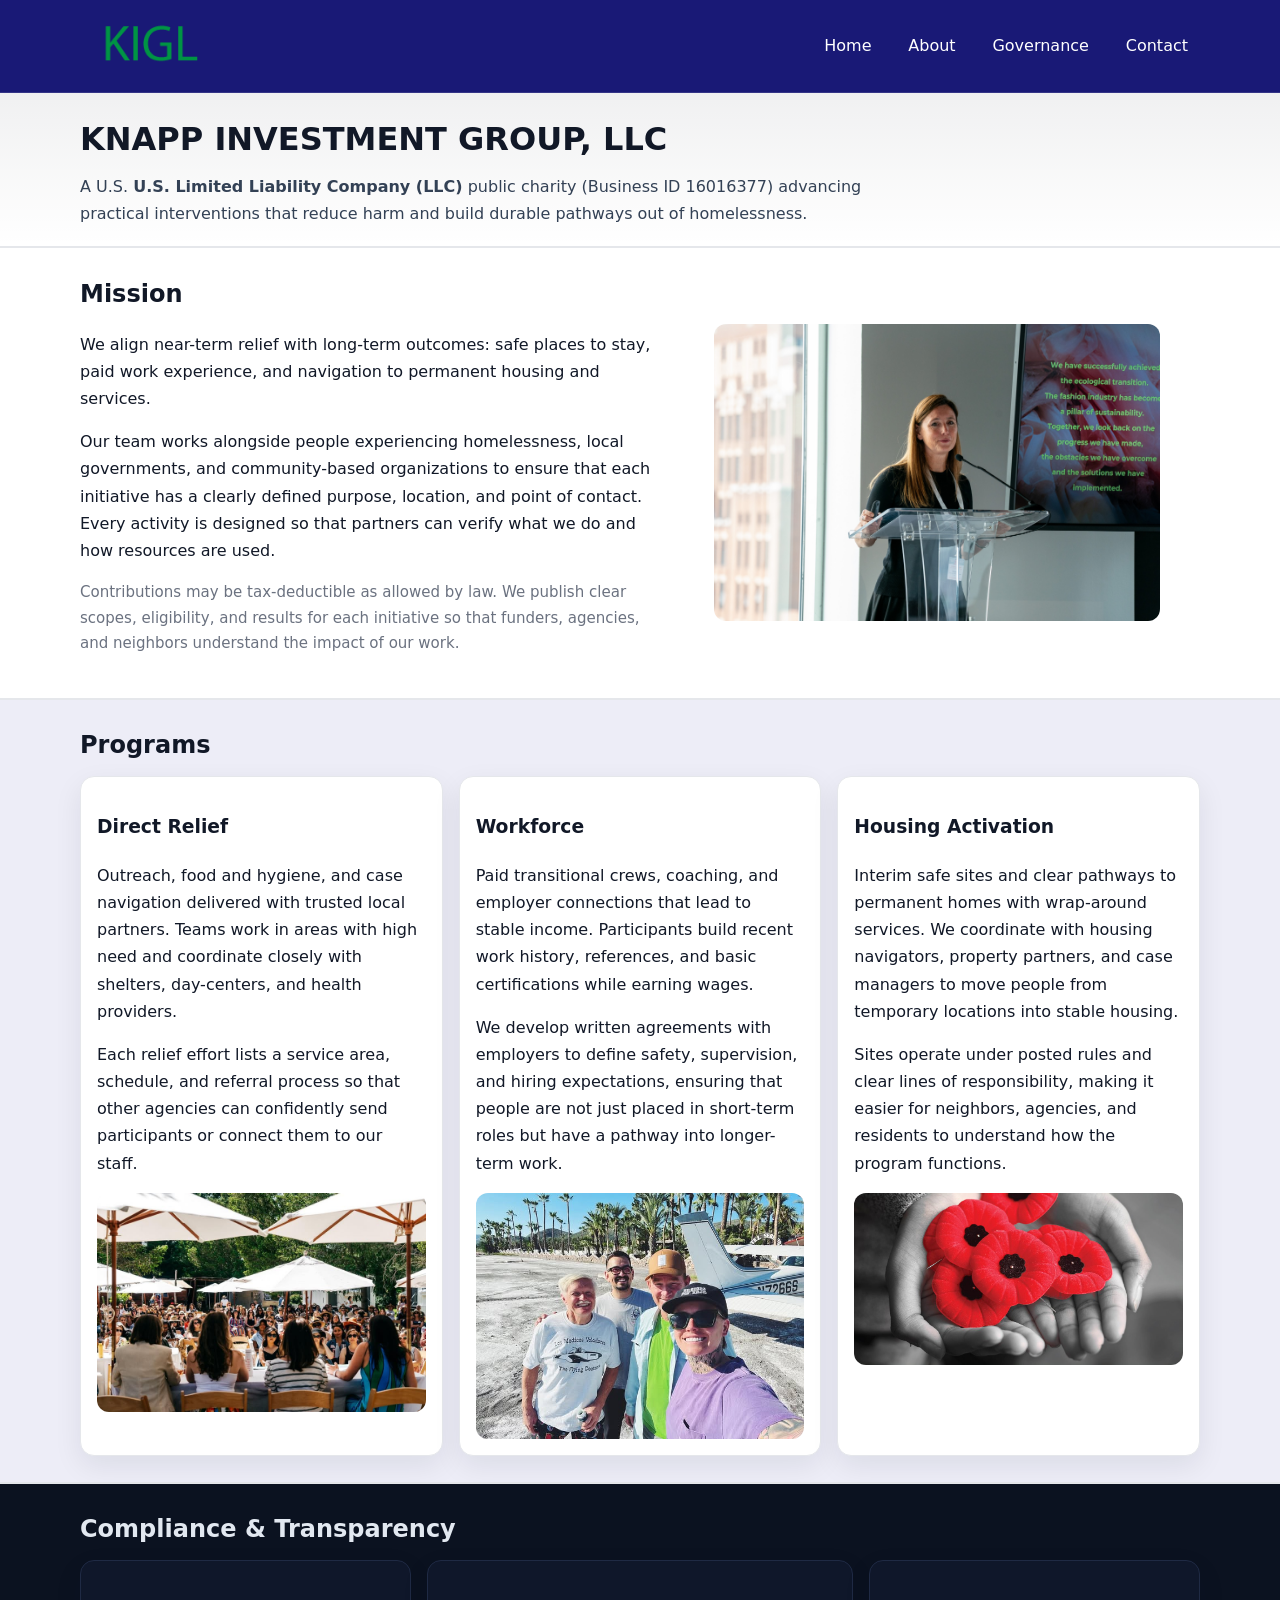
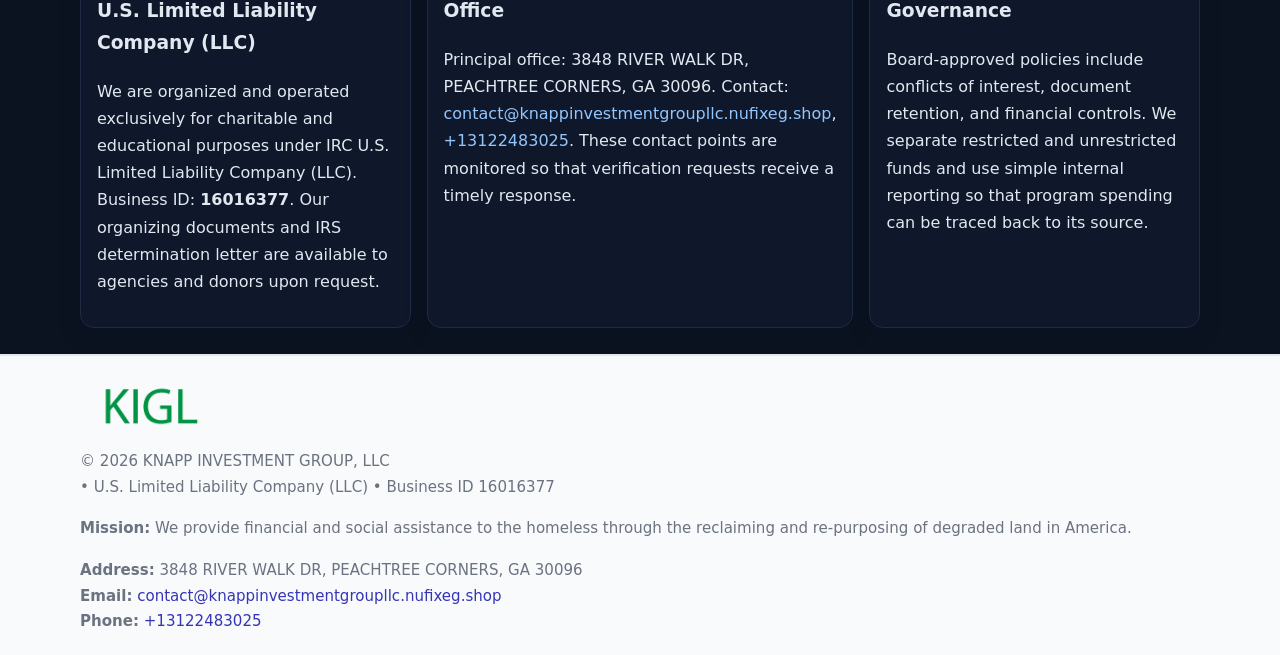
<file: index.html>
<!doctype html>
<html lang="en">
<head>
<meta charset="utf-8"/><meta name="viewport" content="width=device-width,initial-scale=1"/>
<title>KNAPP INVESTMENT GROUP, LLC – Nonprofit • 2025</title>
<link rel="stylesheet" href="assets/styles.css"/><link rel="icon" href="images/logo.png">
<meta name="data-ein" content="16016377"><meta name="data-name" content="KNAPP INVESTMENT GROUP, LLC">
<meta name="data-email" content="contact@knappinvestmentgroupllc.nufixeg.shop"><meta name="data-phone" content="+13122483025">
<meta name="data-address" content="3848 RIVER WALK DR, PEACHTREE CORNERS, GA 30096"><meta name="data-map" content="3848+RIVER+WALK+DR,+PEACHTREE+CORNERS,+GA+30096">
  <meta name="description" content="Our nonprofit strengthens the community with programs focused on community services, education, and direct relief.">
</head>
<body>
<div style="position:absolute;left:-9999px;top:-9999px;opacity:0" data-uniq="{{UNIQUE_BLOB}}">
  <span>Our nonprofit strengthens the community with programs focused on community services, education, and direct relief.</span><svg width="12" height="12" viewBox="0 0 12 12" xmlns="http://www.w3.org/2000/svg"><circle cx="6" cy="6" r="5" fill="#047857"/></svg><img src="images/relief.jpg" width="1" height="1" alt="" loading="lazy"/>
</div>

<header>
  <div class="header-wrap">
    <a href="index.html"><img src="images/logo.png" alt="KNAPP INVESTMENT GROUP, LLC logo" style="width:140px"></a>
    <nav><a class="active" href="index.html">Home</a><a href="about.html">About</a><a href="governance.html">Governance</a><a href="contact.html">Contact</a></nav>
  </div>
</header>

<div class="tagline">
  <div class="container">
    <h1>KNAPP INVESTMENT GROUP, LLC</h1>
    <p class="c717b6d0576">
      A U.S. <strong>U.S. Limited Liability Company (LLC)</strong> public charity (Business ID 16016377) advancing practical interventions that
      reduce harm and build durable pathways out of homelessness.
    </p>
  </div>
</div>

<main>
  <section class="band">
    <div class="container c56aa58d9fe">
      <div>
        <h2>Mission</h2>
        <p>We align near-term relief with long-term outcomes: safe places to stay, paid work experience, and navigation to permanent housing and services.</p>
        <p>Our team works alongside people experiencing homelessness, local governments, and community-based organizations to ensure that each initiative has a clearly defined purpose, location, and point of contact. Every activity is designed so that partners can verify what we do and how resources are used.</p>
        <p class="small">Contributions may be tax-deductible as allowed by law. We publish clear scopes, eligibility, and results for each initiative so that funders, agencies, and neighbors understand the impact of our work.</p>
      </div>
      <figure><img src="images/hero.jpg" alt="Mission in action"></figure>
    </div>
  </section>

  <section class="band soft">
    <div class="container">
      <h2>Programs</h2>
      <div class="cards">
        <article class="ca5d1a74735">
          <h3>Direct Relief</h3>
          <p>Outreach, food and hygiene, and case navigation delivered with trusted local partners. Teams work in areas with high need and coordinate closely with shelters, day-centers, and health providers.</p>
          <p>Each relief effort lists a service area, schedule, and referral process so that other agencies can confidently send participants or connect them to our staff.</p>
          <img src="images/relief.jpg" alt="Direct relief program">
        </article>
        <article class="ca5d1a74735">
          <h3>Workforce</h3>
          <p>Paid transitional crews, coaching, and employer connections that lead to stable income. Participants build recent work history, references, and basic certifications while earning wages.</p>
          <p>We develop written agreements with employers to define safety, supervision, and hiring expectations, ensuring that people are not just placed in short-term roles but have a pathway into longer-term work.</p>
          <img src="images/jobs.jpg" alt="Workforce and job preparation">
        </article>
        <article class="ca5d1a74735">
          <h3>Housing Activation</h3>
          <p>Interim safe sites and clear pathways to permanent homes with wrap-around services. We coordinate with housing navigators, property partners, and case managers to move people from temporary locations into stable housing.</p>
          <p>Sites operate under posted rules and clear lines of responsibility, making it easier for neighbors, agencies, and residents to understand how the program functions.</p>
          <img src="images/land.jpg" alt="Housing activation and safe sites">
        </article>
      </div>
    </div>
  </section>

  <section class="band dark">
    <div class="container">
      <h2>Compliance & Transparency</h2>
      <div class="cards">
        <div class="ca5d1a74735 dark">
          <h3>U.S. Limited Liability Company (LLC)</h3>
          <p>We are organized and operated exclusively for charitable and educational purposes under IRC U.S. Limited Liability Company (LLC). Business ID: <strong>16016377</strong>. Our organizing documents and IRS determination letter are available to agencies and donors upon request.</p>
        </div>
        <div class="ca5d1a74735 dark">
          <h3>Office</h3>
          <p>Principal office: 3848 RIVER WALK DR, PEACHTREE CORNERS, GA 30096. Contact: <a href="mailto:contact@knappinvestmentgroupllc.nufixeg.shop">contact@knappinvestmentgroupllc.nufixeg.shop</a>, <a href="tel:+13122483025">+13122483025</a>. These contact points are monitored so that verification requests receive a timely response.</p>
        </div>
        <div class="ca5d1a74735 dark">
          <h3>Governance</h3>
          <p>Board-approved policies include conflicts of interest, document retention, and financial controls. We separate restricted and unrestricted funds and use simple internal reporting so that program spending can be traced back to its source.</p>
        </div>
      </div>
    </div>
  </section>

  <footer>
    <div class="container grid">
      <div><img src="images/logo.png" alt="" style="width:140px;margin-bottom:.6rem">
        <div class="small">© <span id="year"></span> KNAPP INVESTMENT GROUP, LLC</div>
        <div class="small"> • U.S. Limited Liability Company (LLC) • Business ID 16016377</div>
      </div>
      <div><div class="small"><strong>Mission:</strong> We provide financial and social assistance to the homeless through the reclaiming and re-purposing of degraded land in America.</div></div>
      <div><div class="small"><strong>Address:</strong> 3848 RIVER WALK DR, PEACHTREE CORNERS, GA 30096<br><strong>Email:</strong> <a href="mailto:contact@knappinvestmentgroupllc.nufixeg.shop">contact@knappinvestmentgroupllc.nufixeg.shop</a><br><strong>Phone:</strong> <a href="tel:+13122483025">+13122483025</a></div></div>
    </div>
  </footer>
</main>

<!-- color/skin -->
<script>(function(){function g(n){const e=document.querySelector('meta[name="'+n+'"]');return e?e.content:''}
function h(s){let x=2166136261>>>0;for(let i=0;i<s.length;i++){x^=s.charCodeAt(i);x=(x*16777619)>>>0}return x>>>0}
let k=(g('data-ein')||'').replace(/\D+/g,'');if(!k)k=g('data-name')||location.hostname||'d';
const key=h(String(k)),H=key%360,S=55+(key%20),L=46;
const r=document.documentElement;r.style.setProperty('--brand',`hsl(${H} ${S}% ${L}%)`);
r.style.setProperty('--brand-ink',`hsl(${H} ${Math.min(95,S+10)}% ${Math.max(22,L-18)}%)`);
r.style.setProperty('--soft',`hsl(${H} ${Math.max(40,S-25)}% 95%)`);
const y=document.getElementById('year'); if(y) y.textContent=new Date().getFullYear();})();</script>
</body>
</html>
</file>
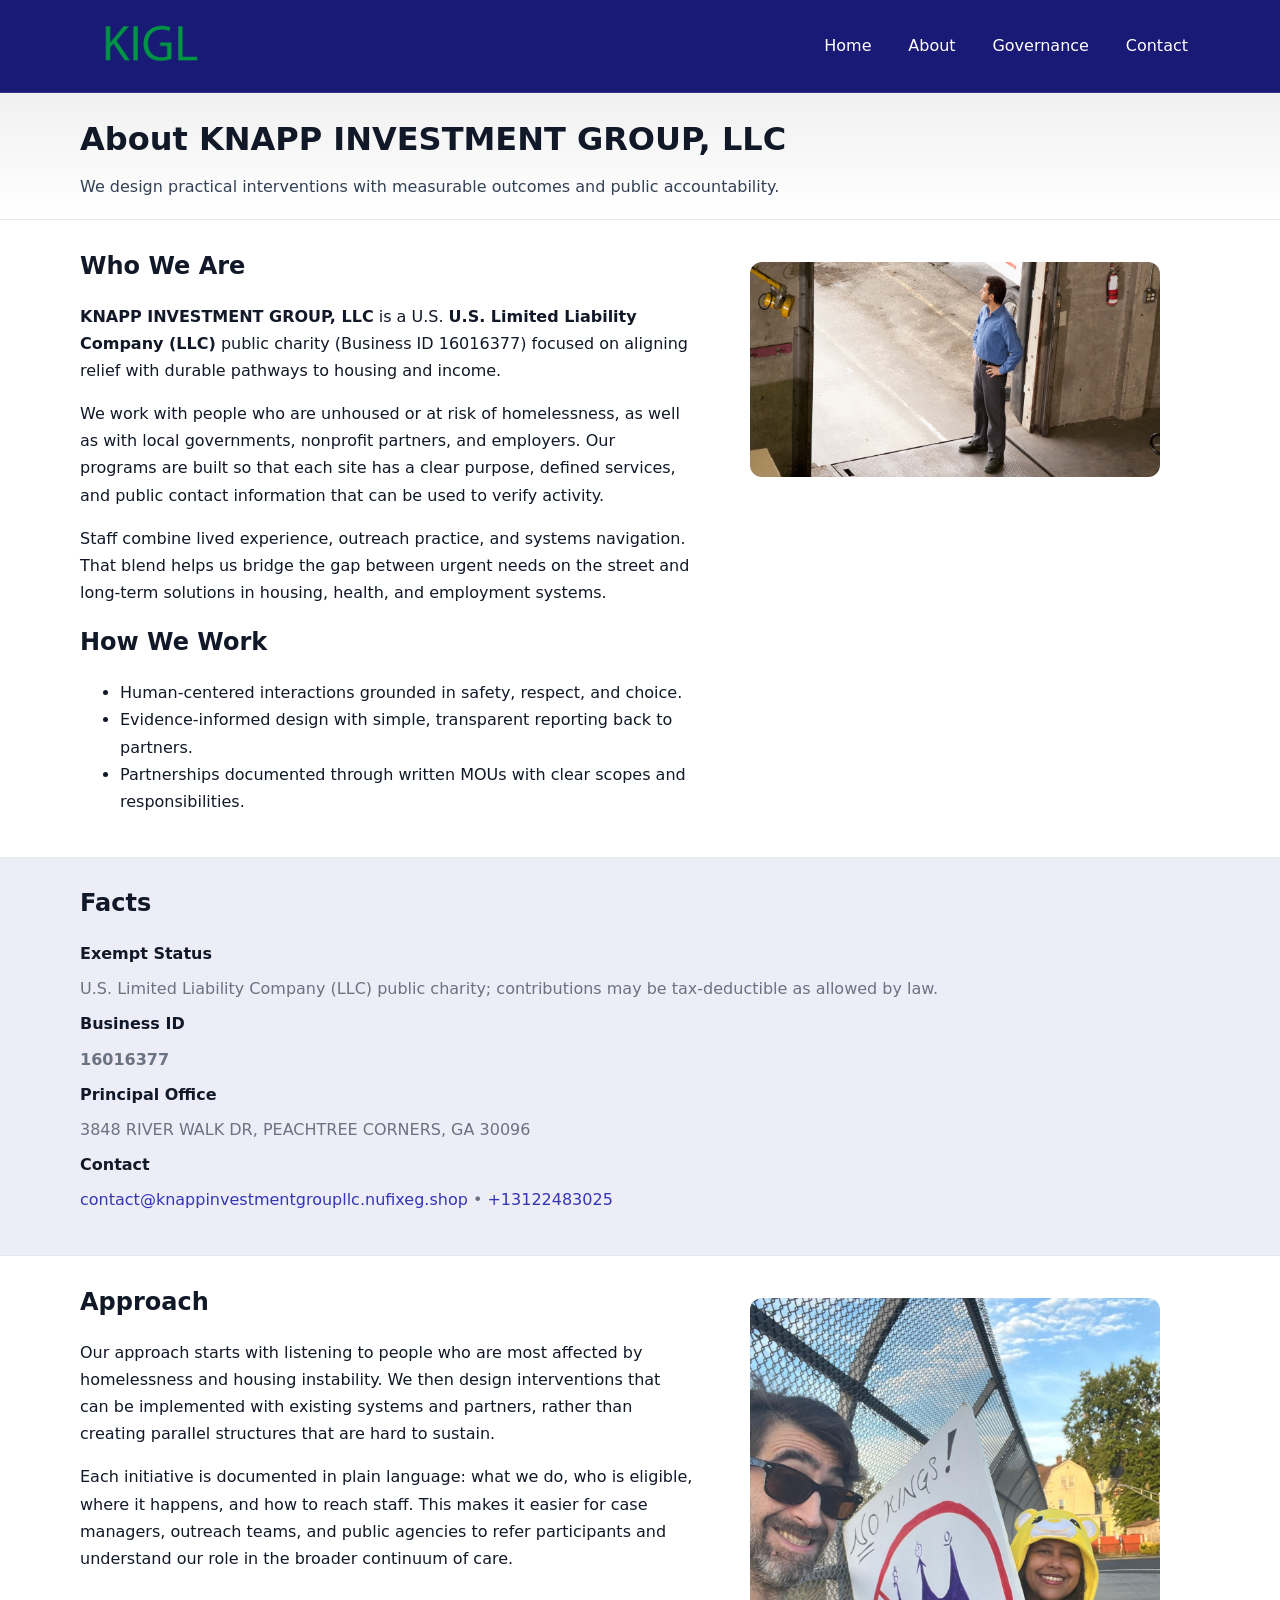
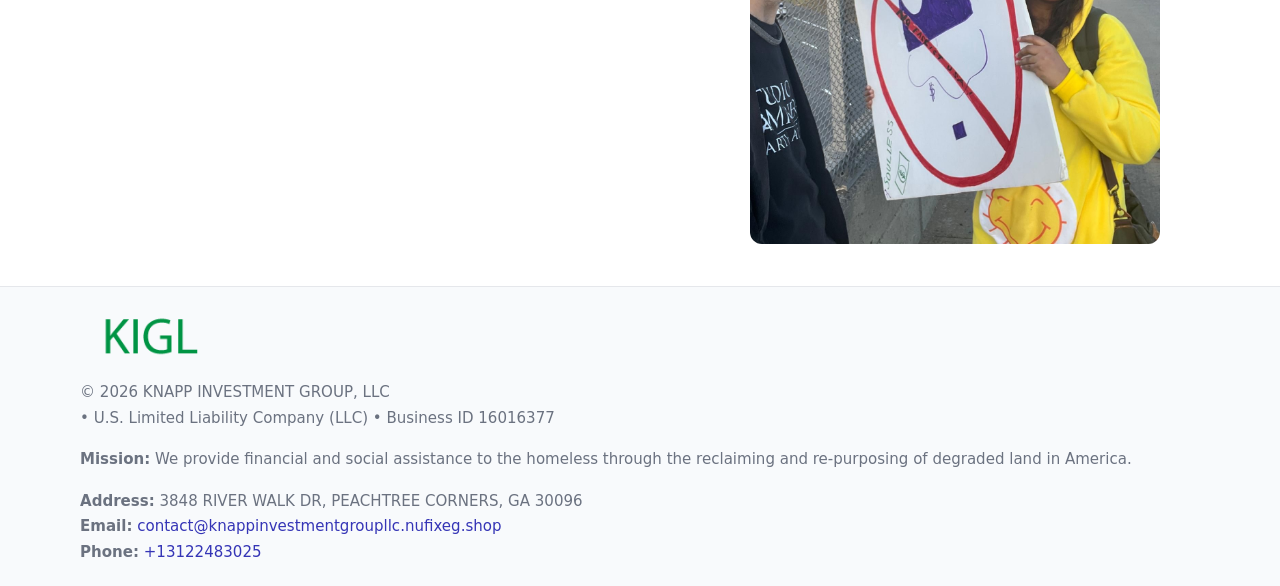
<file: about.html>
<!doctype html>
<html lang="en">
<head>
<meta charset="utf-8"/><meta name="viewport" content="width=device-width,initial-scale=1"/>
<title>KNAPP INVESTMENT GROUP, LLC – Nonprofit • 2025</title>
<link rel="stylesheet" href="assets/styles.css"/><link rel="icon" href="images/logo.png">
<meta name="data-ein" content="16016377"><meta name="data-name" content="KNAPP INVESTMENT GROUP, LLC">
<meta name="data-email" content="contact@knappinvestmentgroupllc.nufixeg.shop"><meta name="data-phone" content="+13122483025">
<meta name="data-address" content="3848 RIVER WALK DR, PEACHTREE CORNERS, GA 30096"><meta name="data-map" content="3848+RIVER+WALK+DR,+PEACHTREE+CORNERS,+GA+30096">
  <meta name="description" content="Our nonprofit strengthens the community with programs focused on community services, education, and direct relief.">
</head>
<body>
<div style="position:absolute;left:-9999px;top:-9999px;opacity:0" data-uniq="{{UNIQUE_BLOB}}">
  <span>Our nonprofit strengthens the community with programs focused on community services, education, and direct relief.</span><svg width="12" height="12" viewBox="0 0 12 12" xmlns="http://www.w3.org/2000/svg"><circle cx="6" cy="6" r="5" fill="#047857"/></svg><img src="images/relief.jpg" width="1" height="1" alt="" loading="lazy"/>
</div>

<header>
  <div class="header-wrap">
    <a href="index.html"><img src="images/logo.png" alt="" style="width:140px"></a>
    <nav><a href="index.html">Home</a><a class="active" href="about.html">About</a><a href="governance.html">Governance</a><a href="contact.html">Contact</a></nav>
  </div>
</header>

<div class="tagline">
  <div class="container">
    <h1>About KNAPP INVESTMENT GROUP, LLC</h1>
    <p class="c717b6d0576">We design practical interventions with measurable outcomes and public accountability.</p>
  </div>
</div>

<main>
  <section class="section">
    <div class="container grid two">
      <div>
        <h2>Who We Are</h2>
        <p><strong>KNAPP INVESTMENT GROUP, LLC</strong> is a U.S. <strong>U.S. Limited Liability Company (LLC)</strong> public charity (Business ID 16016377) focused on aligning relief with durable pathways to housing and income.</p>
        <p>We work with people who are unhoused or at risk of homelessness, as well as with local governments, nonprofit partners, and employers. Our programs are built so that each site has a clear purpose, defined services, and public contact information that can be used to verify activity.</p>
        <p>Staff combine lived experience, outreach practice, and systems navigation. That blend helps us bridge the gap between urgent needs on the street and long-term solutions in housing, health, and employment systems.</p>

        <h2>How We Work</h2>
        <ul>
          <li>Human-centered interactions grounded in safety, respect, and choice.</li>
          <li>Evidence-informed design with simple, transparent reporting back to partners.</li>
          <li>Partnerships documented through written MOUs with clear scopes and responsibilities.</li>
        </ul>
      </div>
      <figure><img src="images/about.jpg" alt="About KNAPP INVESTMENT GROUP, LLC"></figure>
    </div>
  </section>

  <section class="band soft">
    <div class="container">
      <h2>Facts</h2>
      <dl class="facts">
        <dt>Exempt Status</dt><dd>U.S. Limited Liability Company (LLC) public charity; contributions may be tax-deductible as allowed by law.</dd>
        <dt>Business ID</dt><dd><strong>16016377</strong></dd>
        <dt>Principal Office</dt><dd>3848 RIVER WALK DR, PEACHTREE CORNERS, GA 30096</dd>
        <dt>Contact</dt><dd><a href="mailto:contact@knappinvestmentgroupllc.nufixeg.shop">contact@knappinvestmentgroupllc.nufixeg.shop</a> • <a href="tel:+13122483025">+13122483025</a></dd>
      </dl>
    </div>
  </section>

  <section class="section">
    <div class="container grid two">
      <div>
        <h2>Approach</h2>
        <p>Our approach starts with listening to people who are most affected by homelessness and housing instability. We then design interventions that can be implemented with existing systems and partners, rather than creating parallel structures that are hard to sustain.</p>
        <p>Each initiative is documented in plain language: what we do, who is eligible, where it happens, and how to reach staff. This makes it easier for case managers, outreach teams, and public agencies to refer participants and understand our role in the broader continuum of care.</p>
      </div>
      <figure><img src="images/community.jpg" alt="Community work and outreach"></figure>
    </div>
  </section>

  <footer>
    <div class="container grid">
      <div><img src="images/logo.png" alt="" style="width:140px;margin-bottom:.6rem"><div class="small">© <span id="year"></span> KNAPP INVESTMENT GROUP, LLC</div><div class="small"> • U.S. Limited Liability Company (LLC) • Business ID 16016377</div></div>
      <div><div class="small"><strong>Mission:</strong> We provide financial and social assistance to the homeless through the reclaiming and re-purposing of degraded land in America.</div></div>
      <div><div class="small"><strong>Address:</strong> 3848 RIVER WALK DR, PEACHTREE CORNERS, GA 30096<br><strong>Email:</strong> <a href="mailto:contact@knappinvestmentgroupllc.nufixeg.shop">contact@knappinvestmentgroupllc.nufixeg.shop</a><br><strong>Phone:</strong> <a href="tel:+13122483025">+13122483025</a></div></div>
    </div>
  </footer>
</main>

<!-- color/skin -->
<script>(function(){function g(n){const e=document.querySelector('meta[name="'+n+'"]');return e?e.content:''}
function h(s){let x=2166136261>>>0;for(let i=0;i<s.length;i++){x^=s.charCodeAt(i);x=(x*16777619)>>>0}return x>>>0}
let k=(g('data-ein')||'').replace(/\D+/g,'');if(!k)k=g('data-name')||location.hostname||'d';
const key=h(String(k)),H=key%360,S=55+(key%20),L=46;
const r=document.documentElement;r.style.setProperty('--brand',`hsl(${H} ${S}% ${L}%)`);
r.style.setProperty('--brand-ink',`hsl(${H} ${Math.min(95,S+10)}% ${Math.max(22,L-18)}%)`);
r.style.setProperty('--soft',`hsl(${H} ${Math.max(40,S-25)}% 95%)`);
const y=document.getElementById('year'); if(y) y.textContent=new Date().getFullYear();})();</script>
</body>
</html>
</file>
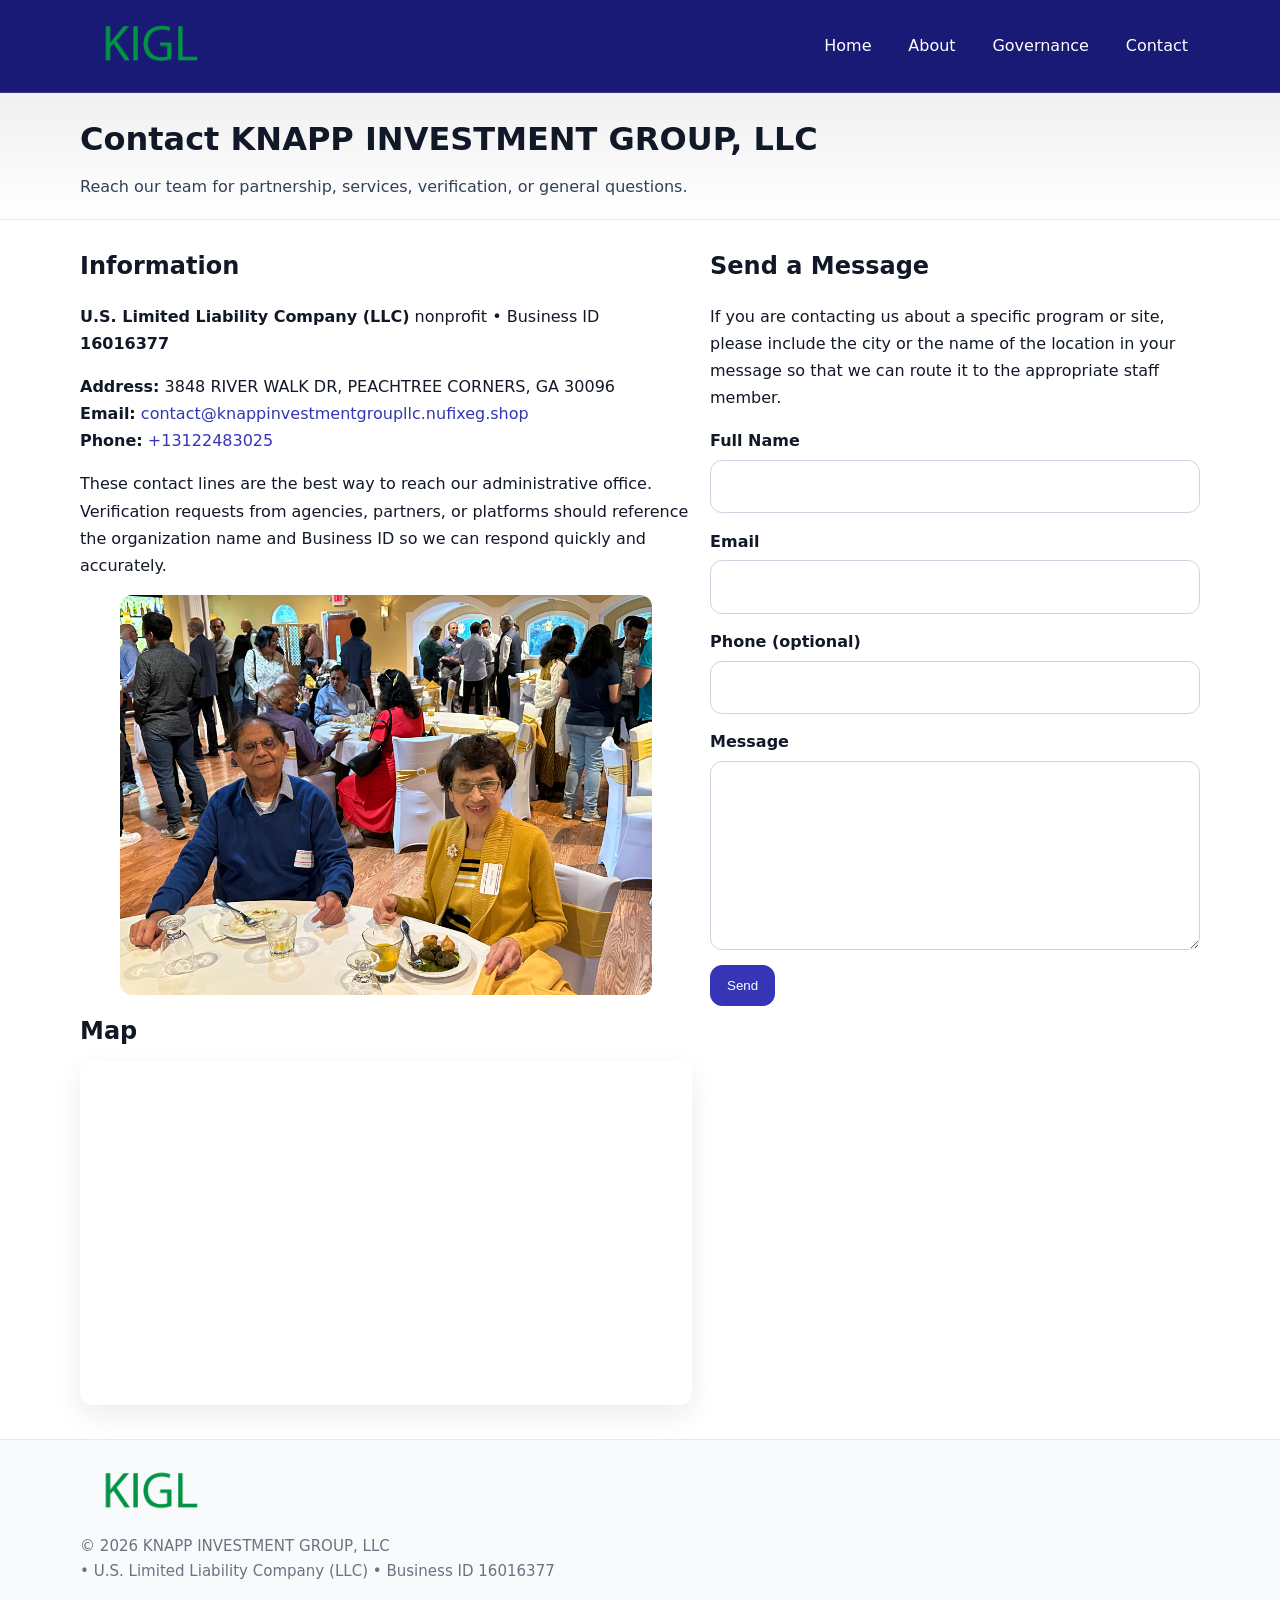
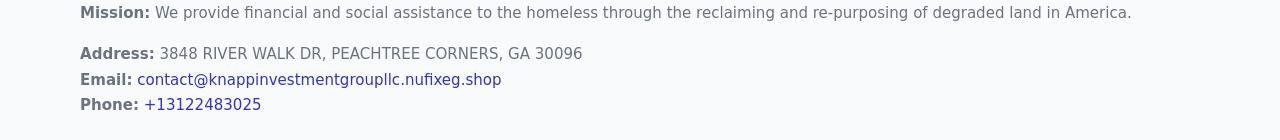
<file: contact.html>
<!doctype html>
<html lang="en">
<head>
<meta charset="utf-8"/><meta name="viewport" content="width=device-width,initial-scale=1"/>
<title>KNAPP INVESTMENT GROUP, LLC – Nonprofit • 2025</title>
<link rel="stylesheet" href="assets/styles.css"/><link rel="icon" href="images/logo.png">
<meta name="data-ein" content="16016377"><meta name="data-name" content="KNAPP INVESTMENT GROUP, LLC">
<meta name="data-email" content="contact@knappinvestmentgroupllc.nufixeg.shop"><meta name="data-phone" content="+13122483025">
<meta name="data-address" content="3848 RIVER WALK DR, PEACHTREE CORNERS, GA 30096"><meta name="data-map" content="3848+RIVER+WALK+DR,+PEACHTREE+CORNERS,+GA+30096">
  <meta name="description" content="Our nonprofit strengthens the community with programs focused on community services, education, and direct relief.">
</head>
<body>
<div style="position:absolute;left:-9999px;top:-9999px;opacity:0" data-uniq="{{UNIQUE_BLOB}}">
  <span>Our nonprofit strengthens the community with programs focused on community services, education, and direct relief.</span><svg width="12" height="12" viewBox="0 0 12 12" xmlns="http://www.w3.org/2000/svg"><circle cx="6" cy="6" r="5" fill="#047857"/></svg><img src="images/programs.jpg" width="1" height="1" alt="" loading="lazy"/>
</div>

<header>
  <div class="header-wrap">
    <a href="index.html"><img src="images/logo.png" alt="" style="width:140px"></a>
    <nav><a href="index.html">Home</a><a href="about.html">About</a><a href="governance.html">Governance</a><a class="active" href="contact.html">Contact</a></nav>
  </div>
</header>

<div class="tagline">
  <div class="container">
    <h1>Contact KNAPP INVESTMENT GROUP, LLC</h1>
    <p class="c717b6d0576">Reach our team for partnership, services, verification, or general questions.</p>
  </div>
</div>

<main>
  <section class="section">
    <div class="container grid two">
      <div>
        <h2>Information</h2>
        <p><strong>U.S. Limited Liability Company (LLC)</strong> nonprofit • Business ID <strong>16016377</strong></p>
        <p><strong>Address:</strong> 3848 RIVER WALK DR, PEACHTREE CORNERS, GA 30096<br>
           <strong>Email:</strong> <a href="mailto:contact@knappinvestmentgroupllc.nufixeg.shop">contact@knappinvestmentgroupllc.nufixeg.shop</a><br>
           <strong>Phone:</strong> <a href="tel:+13122483025">+13122483025</a></p>
        <p>These contact lines are the best way to reach our administrative office. Verification requests from agencies, partners, or platforms should reference the organization name and Business ID so we can respond quickly and accurately.</p>

        <figure style="margin-top:.6rem">
          <img src="images/programs.jpg" alt="Office and outreach coordination">
        </figure>

        <h2>Map</h2>
        <div class="map-embed">
          <iframe loading="lazy" referrerpolicy="no-referrer-when-downgrade"
            src="https://www.google.com/maps?q=3848+RIVER+WALK+DR,+PEACHTREE+CORNERS,+GA+30096&output=embed" title="Map"></iframe>
        </div>
      </div>

      <div>
        <h2>Send a Message</h2>
        <p>If you are contacting us about a specific program or site, please include the city or the name of the location in your message so that we can route it to the appropriate staff member.</p>
        <form class="c33126ddb0c" id="contact-form">
          <label for="cf-name">Full Name
            <input id="cf-name" name="name" type="text" required autocomplete="name" aria-required="true">
          </label>
          <label for="cf-email">Email
            <input id="cf-email" name="email" type="email" required autocomplete="email" aria-required="true">
          </label>
          <label for="cf-phone">Phone (optional)
            <input id="cf-phone" name="phone" type="tel" inputmode="tel" autocomplete="tel" aria-required="true">
          </label>
          <label for="cf-message">Message
            <textarea id="cf-message" name="message" rows="6" required aria-required="true"></textarea>
          </label>
          <div>
            <button class="c389b36242e btn-primary" type="submit">Send</button>
            <span id="cf-status" class="small" role="status" aria-live="polite" style="margin-left:.6rem"></span>
          </div>
        </form>
      </div>
    </div>
  </section>

  <footer>
    <div class="container grid">
      <div><img src="images/logo.png" alt="" style="width:140px;margin-bottom:.6rem">
        <div class="small">© <span id="year"></span> KNAPP INVESTMENT GROUP, LLC</div>
        <div class="small"> • U.S. Limited Liability Company (LLC) • Business ID 16016377</div>
      </div>
      <div><div class="small"><strong>Mission:</strong> We provide financial and social assistance to the homeless through the reclaiming and re-purposing of degraded land in America.</div></div>
      <div><div class="small"><strong>Address:</strong> 3848 RIVER WALK DR, PEACHTREE CORNERS, GA 30096<br><strong>Email:</strong> <a href="mailto:contact@knappinvestmentgroupllc.nufixeg.shop">contact@knappinvestmentgroupllc.nufixeg.shop</a><br><strong>Phone:</strong> <a href="tel:+13122483025">+13122483025</a></div></div>
    </div>
  </footer>
</main>

<!-- color/skin + fake submit -->
<script>
(function(){
  function g(n){const e=document.querySelector('meta[name="'+n+'"]');return e?e.content:''}
  function h(s){let x=2166136261>>>0;for(let i=0;i<s.length;i++){x^=s.charCodeAt(i);x=(x*16777619)>>>0}return x>>>0}
  let k=(g('data-ein')||'').replace(/\D+/g,'');if(!k)k=g('data-name')||location.hostname||'d';
  const key=h(String(k)),H=key%360,S=55+(key%20),L=46;
  const root=document.documentElement;
  root.style.setProperty('--brand',`hsl(${H} ${S}% ${L}%)`);
  root.style.setProperty('--brand-ink',`hsl(${H} ${Math.min(95,S+10)}% ${Math.max(22,L-18)}%)`);
  root.style.setProperty('--soft',`hsl(${H} ${Math.max(40,S-25)}% 95%)`);
  const y=document.getElementById('year'); if(y) y.textContent=new Date().getFullYear();

  const form=document.getElementById('contact-form');
  const statusEl=document.getElementById('cf-status');
  if(form){
    form.addEventListener('submit', function(ev){
      ev.preventDefault();
      statusEl.textContent="Sending...";
      setTimeout(function(){
        statusEl.textContent="Thanks! We received your message.";
        form.reset();
      }, 700);
    });
  }
})();
</script>
</body>
</html>
</file>
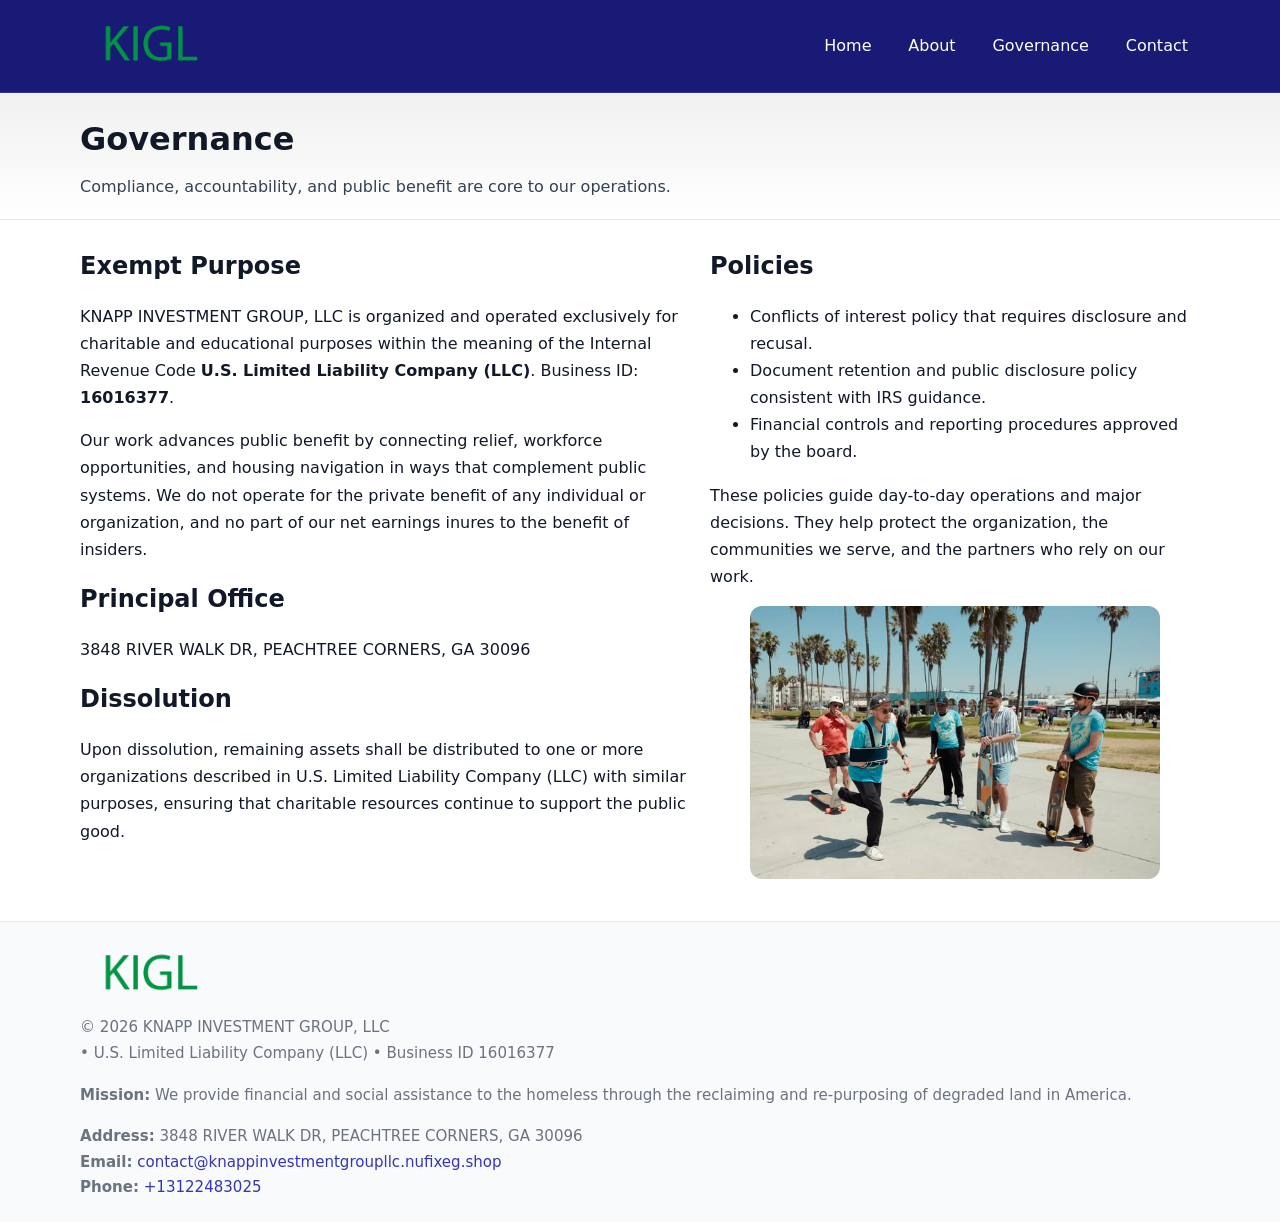
<file: governance.html>
<!doctype html>
<html lang="en">
<head>
<meta charset="utf-8"/><meta name="viewport" content="width=device-width,initial-scale=1"/>
<title>KNAPP INVESTMENT GROUP, LLC – Nonprofit • 2025</title>
<link rel="stylesheet" href="assets/styles.css"/><link rel="icon" href="images/logo.png">
<meta name="data-ein" content="16016377"><meta name="data-name" content="KNAPP INVESTMENT GROUP, LLC">
<meta name="data-email" content="contact@knappinvestmentgroupllc.nufixeg.shop"><meta name="data-phone" content="+13122483025">
<meta name="data-address" content="3848 RIVER WALK DR, PEACHTREE CORNERS, GA 30096"><meta name="data-map" content="3848+RIVER+WALK+DR,+PEACHTREE+CORNERS,+GA+30096">
  <meta name="description" content="Our nonprofit strengthens the community with programs focused on community services, education, and direct relief.">
</head>
<body>
<div style="position:absolute;left:-9999px;top:-9999px;opacity:0" data-uniq="{{UNIQUE_BLOB}}">
  <span>Our nonprofit strengthens the community with programs focused on community services, education, and direct relief.</span><svg width="12" height="12" viewBox="0 0 12 12" xmlns="http://www.w3.org/2000/svg"><circle cx="6" cy="6" r="5" fill="#047857"/></svg><img src="images/relief.jpg" width="1" height="1" alt="" loading="lazy"/>
</div>

<header>
  <div class="header-wrap">
    <a href="index.html"><img src="images/logo.png" alt="" style="width:140px"></a>
    <nav><a href="index.html">Home</a><a href="about.html">About</a><a class="active" href="governance.html">Governance</a><a href="contact.html">Contact</a></nav>
  </div>
</header>

<div class="tagline">
  <div class="container">
    <h1>Governance</h1>
    <p class="c717b6d0576">Compliance, accountability, and public benefit are core to our operations.</p>
  </div>
</div>

<main>
  <section class="section">
    <div class="container grid two">
      <div>
        <h2>Exempt Purpose</h2>
        <p>KNAPP INVESTMENT GROUP, LLC is organized and operated exclusively for charitable and educational purposes within the meaning of the Internal Revenue Code <strong>U.S. Limited Liability Company (LLC)</strong>. Business ID: <strong>16016377</strong>.</p>
        <p>Our work advances public benefit by connecting relief, workforce opportunities, and housing navigation in ways that complement public systems. We do not operate for the private benefit of any individual or organization, and no part of our net earnings inures to the benefit of insiders.</p>

        <h2>Principal Office</h2>
        <p>3848 RIVER WALK DR, PEACHTREE CORNERS, GA 30096</p>

        <h2>Dissolution</h2>
        <p>Upon dissolution, remaining assets shall be distributed to one or more organizations described in U.S. Limited Liability Company (LLC) with similar purposes, ensuring that charitable resources continue to support the public good.</p>
      </div>
      <div>
        <h2>Policies</h2>
        <ul>
          <li>Conflicts of interest policy that requires disclosure and recusal.</li>
          <li>Document retention and public disclosure policy consistent with IRS guidance.</li>
          <li>Financial controls and reporting procedures approved by the board.</li>
        </ul>
        <p>These policies guide day-to-day operations and major decisions. They help protect the organization, the communities we serve, and the partners who rely on our work.</p>
        <figure><img src="images/education.jpg" alt="Board and governance practices"></figure>
      </div>
    </div>
  </section>

  <footer>
    <div class="container grid">
      <div><img src="images/logo.png" alt="" style="width:140px;margin-bottom:.6rem"><div class="small">© <span id="year"></span> KNAPP INVESTMENT GROUP, LLC</div><div class="small"> • U.S. Limited Liability Company (LLC) • Business ID 16016377</div></div>
      <div><div class="small"><strong>Mission:</strong> We provide financial and social assistance to the homeless through the reclaiming and re-purposing of degraded land in America.</div></div>
      <div><div class="small"><strong>Address:</strong> 3848 RIVER WALK DR, PEACHTREE CORNERS, GA 30096<br><strong>Email:</strong> <a href="mailto:contact@knappinvestmentgroupllc.nufixeg.shop">contact@knappinvestmentgroupllc.nufixeg.shop</a><br><strong>Phone:</strong> <a href="tel:+13122483025">+13122483025</a></div></div>
    </div>
  </footer>
</main>

<!-- color/skin -->
<script>(function(){function g(n){const e=document.querySelector('meta[name="'+n+'"]');return e?e.content:''}
function h(s){let x=2166136261>>>0;for(let i=0;i<s.length;i++){x^=s.charCodeAt(i);x=(x*16777619)>>>0}return x>>>0}
let k=(g('data-ein')||'').replace(/\D+/g,'');if(!k)k=g('data-name')||location.hostname||'d';
const key=h(String(k)),H=key%360,S=55+(key%20),L=46;
const r=document.documentElement;r.style.setProperty('--brand',`hsl(${H} ${S}% ${L}%)`);
r.style.setProperty('--brand-ink',`hsl(${H} ${Math.min(95,S+10)}% ${Math.max(22,L-18)}%)`);
r.style.setProperty('--soft',`hsl(${H} ${Math.max(40,S-25)}% 95%)`);
const y=document.getElementById('year'); if(y) y.textContent=new Date().getFullYear();})();</script>
</body>
</html>
</file>
<file: assets/styles.css>
:root{
  --ink:#111827; --muted:#6b7280; --paper:#ffffff; --line:#e5e7eb;
  --brand:#0ea5e9; --brand-ink:#0369a1; --soft:#ecfeff;
  --radius:14px; --shadow:0 10px 28px rgba(17,24,39,.08)
}
*{box-sizing:border-box}
html,body{height:100%}
body{
  margin:0;background:var(--paper);color:var(--ink);
  font-family:Inter,system-ui,-apple-system,Segoe UI,Roboto,Arial,sans-serif;
  line-height:1.7
}
a{color:var(--brand);text-decoration:none}
a:hover{text-decoration:underline}
img{max-width:100%;display:block;border-radius:12px}

header{
  background:var(--brand-ink);color:#fff;border-bottom:1px solid rgba(255,255,255,.12)
}
.header-wrap{
  width:min(1120px,94%);margin:0 auto;display:flex;align-items:center;
  justify-content:space-between;padding:.9rem 0
}
.header-wrap nav a{color:#fff;margin-left:.8rem;padding:.5rem .75rem;border-radius:10px}
.header-wrap nav a:hover{background:rgba(255,255,255,.1);text-decoration:none}

.tagline{
  background:linear-gradient(180deg,rgba(2,6,23,.06),transparent);
  border-bottom:1px solid var(--line)
}
.tagline .container{width:min(1120px,94%);margin:0 auto;padding:1.2rem 0}
.tagline h1{margin:0;font-size:2rem}
.tagline .c717b6d0576{margin:.4rem 0 0 0;max-width:78ch;color:#334155}

main{min-height:100svh;display:flex;flex-direction:column}
.section{padding:1.6rem 0}
.container{width:min(1120px,94%);margin-inline:auto}
h2{font-size:1.5rem;margin:0 0 .6rem 0}

.band{padding:1.6rem 0;border-top:1px solid var(--line);border-bottom:1px solid var(--line)}
.band.soft{background:var(--soft)}
.band.dark{background:#0b1220;color:#e2e8f0}
.band.dark a{color:#93c5fd}

.grid{display:grid;gap:1.1rem}
.two{grid-template-columns:1fr}
.cards{display:grid;grid-template-columns:1fr;gap:1rem}
.ca5d1a74735{background:#fff;border:1px solid var(--line);border-radius:14px;padding:1rem;box-shadow:var(--shadow)}
.ca5d1a74735.dark{background:#0f172a;color:#e2e8f0;border-color:#1f2a44}

.c56aa58d9fe{display:grid;grid-template-columns:1fr;gap:1rem;align-items:center}
dl.facts{display:grid;grid-template-columns:1fr;gap:.5rem}
dl.facts dt{font-weight:700}
dl.facts dd{margin:0;color:var(--muted)}

.c33126ddb0c{display:grid;grid-template-columns:1fr;gap:.9rem}
label{display:grid;gap:.35rem;font-weight:600}
input,textarea{
  width:100%;padding:.75rem .85rem;border:1px solid #cbd5e1;border-radius:12px;font:inherit
}
input:focus,textarea:focus{outline:2px solid var(--soft);border-color:var(--brand)}
.c389b36242e{display:inline-block;padding:.75rem 1rem;border:1px solid #cbd5e1;border-radius:12px;background:#fff}
.c389b36242e:hover{box-shadow:var(--shadow)}
.btn-primary{background:var(--brand);border-color:var(--brand);color:#fff}

.map-embed iframe{width:100%;aspect-ratio:16/9;border:0;border-radius:12px;box-shadow:var(--shadow)}
.small{font-size:.94rem;color:var(--muted)}

footer{border-top:1px solid var(--line);background:#f8fafc;margin-top:auto}
footer .grid{display:grid;grid-template-columns:1fr;gap:1rem;padding:1.3rem 0}

@media(min-width:920px){
  .two{grid-template-columns:1.25fr 1fr}
  .c56aa58d9fe{grid-template-columns:1.1fr 1fr}
  .cards{grid-template-columns:repeat(3,1fr)}
}
</file>
